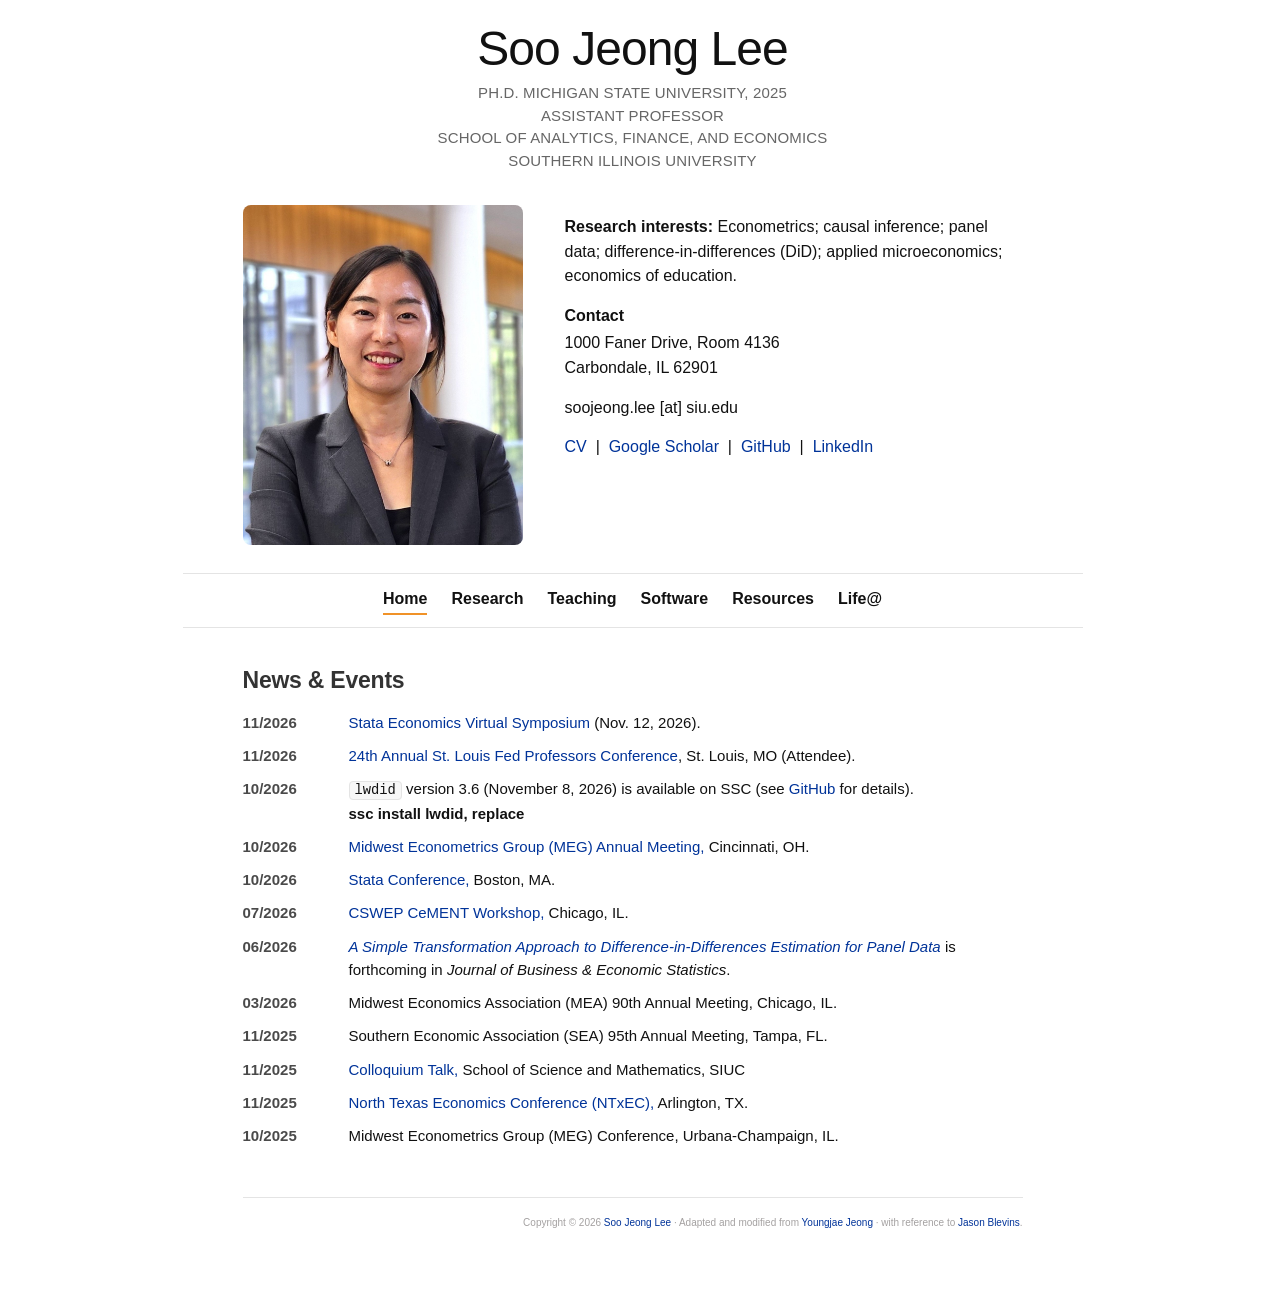
<file: index.html>
<!DOCTYPE html>
<html lang="en">

<head>
  <meta charset="utf-8">
  <meta name="viewport" content="width=device-width, initial-scale=1">
  <title>Soo Jeong Lee</title>
  <meta name="description" content="Soo Jeong Lee's academic website">
  <link href="css/styles.css" rel="stylesheet" type="text/css">
</head>

<body>
  <main class="page">
    <header class="masthead">
      <h1>Soo Jeong Lee</h1>
      <p>PH.D. MICHIGAN STATE UNIVERSITY, 2025</p>
      <p>ASSISTANT PROFESSOR</p>
      <p>SCHOOL OF ANALYTICS, FINANCE, AND ECONOMICS</p>
      <p>SOUTHERN ILLINOIS UNIVERSITY</p>
    </header>

    <section class="profile-row" aria-label="Profile and contact information">
      <div class="photo-block">
        <img class="profile-photo" src="images/soo_profile.jpg" alt="Soo Jeong Lee">
      </div>

      <div class="profile-text">
        <p>
          <strong>Research interests:</strong> Econometrics; causal inference; panel data; 
          difference-in-differences (DiD); applied microeconomics; economics of education.
        </p>

        <p class="contact-heading"><strong>Contact</strong></p>
        <p>
          1000 Faner Drive, Room 4136<br>
          Carbondale, IL 62901
        </p>
        <p>soojeong.lee [at] siu.edu</p>
        <p>
         <a href="data/CV_Soo.pdf" target="_blank" rel="noopener">CV</a>
          &nbsp;|&nbsp;
          <a href="https://scholar.google.com/citations?user=CK-6tKoAAAAJ&amp;hl=en" target="_blank" rel="noopener">Google Scholar</a>
          &nbsp;|&nbsp;
          <a href="https://github.com/Soo-econ" target="_blank" rel="noopener">GitHub</a>
          &nbsp;|&nbsp;
          <a href="https://www.linkedin.com/in/soolee-siu/" target="_blank" rel="noopener">LinkedIn</a>

        </p>
      </div>
    </section>

    <nav class="section-nav" aria-label="Main navigation">
      <a class="section-link active" href="#home" data-section="home">Home</a>
      <a class="section-link" href="#research" data-section="research">Research</a>
      <a class="section-link" href="#teaching" data-section="teaching">Teaching</a>
      <a class="section-link" href="#software" data-section="software">Software</a>
      <a class="section-link" href="#resources" data-section="resources">Resources</a>
      <a class="section-link" href="#life" data-section="life">Life@</a>
    </nav>

    <!-- Home -->
    <section class="content-section active-section news" id="home">
      <h2>News & Events </h2>

    <div id="events-container">     

    </div>

     <footer class="site-footer">
  <p>
    Copyright &copy; 2026
    <a href="https://soo-econ.github.io/" target="_blank" rel="noopener">Soo Jeong Lee</a>
    &middot;
    Adapted and modified from
    <a href="https://yjaejeong.github.io/" target="_blank" rel="noopener">Youngjae Jeong</a> &middot;
    with reference to
    <a href="https://jblevins.org/" target="_blank" rel="noopener">Jason Blevins</a>.
  </p>
</footer>
    </section>

    <!-- Research -->
    <section class="content-section research" id="research">
      <h2>Research</h2>
      <p class="research-links">
          <a href="https://scholar.google.com/citations?user=CK-6tKoAAAAJ&hl=en" target="_blank" rel="noopener">Google Scholar</a>
          &nbsp;|&nbsp;
          <a href="https://github.com/Soo-econ" target="_blank" rel="noopener">GitHub</a>
          &nbsp;|&nbsp;
          <a href="https://papers.ssrn.com/sol3/cf_dev/AbsByAuth.cfm?per_id=6031928" target="_blank" rel="noopener">SSRN</a>
          
        </p>

    <div class="research-category">
<h3 class="research-subheading">Publications</h3>
      <ul class="paper-list">
        <li class="paper-item">
          Lee, S. J., &amp; Wooldridge, J. M. (2026).
          A Simple Transformation Approach to Difference-in-Differences Estimation for Panel Data.
          <em>Journal of Business &amp; Economic Statistics</em>, forthcoming.
          <a href="https://doi.org/10.1080/07350015.2026.2683047" target="_blank" rel="noopener">
            https://doi.org/10.1080/07350015.2026.2683047
          </a>
        </li>
      </ul>
    </div>

    <div class="research-category">
<h3 class="research-subheading">Working Papers</h3>
      <ul class="paper-list">
        <li class="paper-item">
          <div class="paper-title">
              Simple Approaches to Inference with Difference-in-Differences Estimators with Small Cross-Sectional Sample Sizes 
              <a href="https://ssrn.com/abstract=5325686"
     target="_blank" rel="noopener"
     class="paper-link"> [SSRN]</a>
          </div>

       <p class="coauthors">
        with <a href="https://scholar.google.com/citations?user=faE3_ksAAAAJ&hl=en&oi=sra" target="_blank" rel="noopener">Jeffrey M. Wooldridge.</a>
      </p>
    </li>

        <li class="paper-item">
          <div class="paper-title">
              Rolling Difference-in-Differences Estimation for Small and Large Panels <a href="https://ssrn.com/abstract=6502558"
     target="_blank" rel="noopener"
     class="paper-link"> [SSRN]</a>
          </div>
          <p class="coauthors">with <a href="https://sites.google.com/view/elizabethkayoonhur/home" target="_blank" rel="noopener">Elizabeth Kayoon Hur</a> 
            and <a href="https://scholar.google.com/citations?user=faE3_ksAAAAJ&hl=en&oi=sra" target="_blank" rel="noopener">Jeffrey M. Wooldridge.</a> 
            Conditional acceptance at <i>The Stata Journal</i>.</p>
        </li>

        <li class="paper-item">
<div class="paper-title">
  Rolling Difference-in-Differences with Reversible Treatment Paths and Moderating Effects
  <a href="https://ssrn.com/abstract=6844479"
     target="_blank" rel="noopener"
     class="paper-link"> [SSRN]</a>
</div>
        </li>

<li class="paper-item">
  <div class="paper-title">
    The Impact of US Economic Sanctions on Child Mortality in Cuba
  </div>
  <p class="coauthors">
    with <a href="https://franciscorodriguez.net/" target="_blank" rel="noopener">Francisco Rodríguez</a>, 
    <a href="https://www.luc.edu/philosophy/ftfacultyprofileaggregatepage/profiles/joygordonjdphd.shtml" target="_blank" rel="noopener">Joy Gordon</a>, and 
    <a href="https://scholar.google.com/citations?user=haxQkfgAAAAJ&hl=en&oi=sra" target="_blank" rel="noopener">Tanya L. Zakrison</a>.  
  </p>
</li>
     
<li class="paper-item">
  <div class="paper-title">
    Do Not Blame Fixed Effects Too Soon: Absorption, Measurement Error, and Fixed Effects Levels in Accounting Panel Regressions
      </div>
  <p class="coauthors">
    with <a href="https://www.business.pitt.edu/professors/gary-lind/" target="_blank" rel="noopener">Gary Lind</a>, and 
    <a href="https://business.rice.edu/person/k-ramesh" target="_blank" rel="noopener">K. Ramesh</a>.  
  </p>
</li>   

     <li class="paper-item">
  <div class="paper-title"> Tax Filing among Gig Workers: Evidence from a Korean Digital Tax Platform
  </div>
  <p class="coauthors">
    with <a href="https://khandaker-mk.com/" target="_blank" rel="noopener">Mahatab Kabir Khandaker</a>
    and <a href="https://sites.google.com/view/minsoopark" target="_blank" rel="noopener">Minsoo Park.</a>
  </p>
<p class="paper-note">
  <span class="mini-dot">•</span>
  A related study written in Korean is available 
  <a href="https://www.dropbox.com/scl/fi/lj6xovkp5jln5q1i0a7m8/_-_-_KLP2026.pdf?rlkey=00nzcssx7jumjcaryjceosy88&st=ozlvuht1&dl=0"
     target="_blank" rel="noopener"
     class="paper-link">[PDF]</a>
  <br>
  <span class="related-title">
    &nbsp; Title: How Do Online Tax Platforms Improve Consumer Welfare? (온라인 세무 플랫폼은 소비자 후생을 어떻게 개선하는가?)
  </span>
</p>

   <li class="paper-item">
            <div class="paper-title">
              Teacher&ndash;Student Match Effects: Structured Shrinkage over a Matching Surface
            </div>
      <p class="coauthors">with <a href="https://sites.google.com/view/jaehonglim/home" target="_blank" rel="noopener">Jaehong Lim.</a></p>
          </li>

</div>
</li>

      </ul>
    </div>

    <div class="research-category">
      <h3 class="research-subheading">Work in Progress.</h3>
              <ul class="paper-list">
       
         
            <li class="paper-item">
              <div class="paper-title">
                Can Expanding School Options Benefit Students? Evidence from Michigan's Schools of Choice Program
              </div>
              <p class="coauthors">with Tara Kilbride.</p>
            </li>

           

              
        </ul>
      </div>
    </section>

    <!-- Teaching -->
    <section class="content-section teaching" id="teaching">
      <h2>Teaching</h2>
      <p class="institution-name">Southern Illinois University, Carbondale (SIUC)</p>

      <table class="course-table">
        <thead>
          <tr>
            <th>Level</th>
            <th>Course </th>
            <th>Course Name</th>
            <th>Term</th>
            <th>Link</th>
          </tr>
        </thead>
        <tbody>
          <tr>
            <td data-label="Level">Ph.D.</td>
            <td data-label="Course">ECON 567B</td>
            <td data-label="Course Name">Econometrics II</td>
            <td data-label="Term">Fall 2025, Fall 2026</td>
            <td data-label="Link">
            <a href="data/syllabi/econ567b_syllabus.pdf" target="_blank" rel="noopener">[syllabus]</a>
            <a href="https://github.com/Soo-econ/ECON567B-C-SIUC" target="_blank" rel="noopener">[materials]</a>
            </td>
          </tr>
          
          <tr>
            <td data-label="Level">Ph.D.</td>
            <td data-label="Course">ECON 567C</td>
            <td data-label="Course Name">Econometrics III</td>
            <td data-label="Term">Spring 2026, Spring 2027</td>
            <td data-label="Link">&nbsp;</td>
            <!--<td data-label="Link"><a href="data/syllabi/econ567c_syllabus.pdf" target="_blank" rel="noopener">[syllabus]</a></td>-->
          </tr>
          
 <tr>
  <td data-label="Level">Undergrad.</td>
  <td data-label="Course">ECON 241</td>
  <td data-label="Course Name">Introduction to Macroeconomics</td>
  <td data-label="Term">Fall 2026, Spring 2027</td>
  <td data-label="Link">
    <a href="data/syllabi/econ241_syllabus.pdf" target="_blank" rel="noopener">[syllabus]</a>
  </td>
</tr>
        </tbody>
      </table>

<p class="note">
 For a complete record of my teaching experience, please see my <a href="data/CV_Soo.pdf" target="_blank" rel="noopener">CV</a>. 
</p>

</section>

<section class="content-section software" id="software">
  <h2>Software</h2>

  <ol class="software-list">
    <li class="software-item">
<h3>
  <code>lwdid</code>
  <span class="software-title-link">
    &nbsp;|&nbsp;
    <a href="https://github.com/Soo-econ/lwdid" target="_blank" rel="noopener">GitHub repository</a>
  </span>
</h3>
        <p>
         <code>lwdid</code> is a Stata package implementing rolling difference-in-differences estimators for panel data, suitable for both small-N and large-N settings.
        </p>

        <h4>Installation</h4>
<pre><code>ssc install lwdid, replace</code></pre>

        <h4>Stata Module Citation</h4>
        <p class="software-citation">
          Lee, S. J. and Wooldridge, J. M. (2026).
          <code>lwdid</code>: Stata module to implement rolling difference-in-differences estimator
          for small-N and large-N panel data.
          <em>Statistical Software Components</em> S459672, Boston College Department of Economics,
          revised 27 September 2026.
        </p>

        <p class="software-note">
  For detailed syntax, options, and examples, please see
  <a href="https://ssrn.com/abstract=6502558" target="_blank" rel="noopener">
    Rolling Difference-in-Differences Estimation for Small and Large Panels</a> (with Elizabeth Kayoon Hur and Jeffrey M. Wooldridge).
        </p>
      </li>
  </ol>
</section>


<section class="content-section notes" id="resources">
  <h2>Resources</h2>
  <p class="note">
    A collection of useful resources for econometrics, causal inference, and Stata programming.
  </p>

  <div class="research-category">
    <h3 class="research-subheading">Econometrics / Causal Inference</h3>
    <ul class="paper-list">

  <li class="paper-item">
    <div class="paper-title">
      <a href="https://econ.msu.edu/academics/estimate" target="_blank" rel="noopener">
        &Ecirc;stimate at Michigan State University
      </a>
    </div>
    <p class="coauthors">
      An econometrics workshop at MSU covering both basic and advanced econometric techniques.
    </p>
  </li>

<li class="paper-item">
  <div class="paper-title">
    <a href="https://causalml-book.org/" target="_blank" rel="noopener">
      Causal ML Book: Applied Causal Inference Powered by ML and AI
    </a>
  </div>

  <p class="coauthors">
    (Chernozhukov, V., Hansen, C., Kallus, N., Spindler, M., &amp; Syrgkanis, V., 2026).
  </p>

  <p class="coauthors">
    <a href="data/resources/applied-causal-inference-ml-ai-summary.pdf" target="_blank" rel="noopener">
    Summary notes by Soo Jeong Lee 
    </a>: Chapter-by-chapter notes supplemented where useful by related materials and my own lecture notes.
  </p>
</li>

  <li class="paper-item">
    <div class="paper-title">
      <a href="https://friosavila.github.io/playingwithstata/index.html" target="_blank" rel="noopener">
        Playing with Stata
      </a>
    </div>
<p class="coauthors">
  Dr. Rios-Avila's resource page on Stata commands for treatment-effect estimators.
</p>
  </li>

  <li class="paper-item">
    <div class="paper-title">
      <a href="https://www.jonathandroth.com/did-resources/" target="_blank" rel="noopener">
        Difference-in-Differences Resources
      </a>
    </div>
    <p class="coauthors">
      Dr. Roth's blog collecting resources related to difference-in-differences approaches.
    </p>
  </li>
      <li class="paper-item">
        <div class="paper-title">
          <a href="https://bookdown.org/ts_robinson1994/10EconometricTheorems/" target="_blank" rel="noopener">
            Ten Fundamental Econometrics Theorems Highlighted by Jeffrey Wooldridge
          </a>
        </div>
        <p class="coauthors">
          A post by Dr. Robinson providing detailed explanations of ten fundamental econometrics theorems selected by Jeffrey Wooldridge.
        </p>
      </li>



</ul>
  </div>

</section>


<!-- Life -->
<section class="content-section photos" id="life">
  <h2>Life@</h2>
  <p class="note">
    A few moments from campus life, conferences, and academic events.
  </p>

  <figure class="life-card wide">
    <img src="images/life/meg.jpg" alt="Midwest Econometrics Group 2025 at UIUC">
    <figcaption>Midwest Econometrics Group (MEG) 2025 @ UIUC <br>
      Truly onf of my favorite conferences - a must for anyone passionate about econometrics.
    </figcaption>
  </figure>
  

<h3 class="life-subheading">Life@SIUC</h3>
<p class="note">
  Settling into life at SIU and feeling grateful for this new chapter. <br>
  One of my favorite everyday routines is walking around the beautiful 2.2-mile Campus Lake trail 🚶‍♀️🌲.
</p>

<div class="life-grid">

<figure class="life-card">
  <img src="images/life/convocation1.jpeg" alt="Convocation for the Class of 2030">
  <figcaption>Class of 2030 Convocation with CoBA 🎓</figcaption>
</figure>

<figure class="life-card">
  <img src="images/life/convocation2.jpeg" alt="Convocation for the Class of 2030">
    <figcaption> Welcome home, Salukis! 🐾 🎉  </figcaption>

</figure>

  <figure class="life-card">
    <img src="images/life/sooluki.jpg" alt="New chapter at SIU">
    <figcaption> Credit to Ryan</figcaption>
  </figure>

  <figure class="life-card">
    <img src="images/life/siu10.jpg" alt="Campus Lake at SIU">
    <figcaption>Two baby Bambis 🥹 </figcaption>
  </figure>

    <figure class="life-card">
    <img src="images/life/faner.jpg" alt="Faner Hall">
    <figcaption>Faner Hall</figcaption>
  </figure>


  <figure class="life-card">
    <img src="images/life/campus_lake.jpg" alt="Campus Lake at SIU">
    <figcaption>Campus Lake, my favorite spot! </figcaption>
  </figure>


  <figure class="life-card">
    <img src="images/life/siu8.jpg" alt="Last day of EC567B">
    <figcaption>Last week of EC567B </figcaption>
  </figure>

  <figure class="life-card">
    <img src="images/life/siu9.jpg" alt="First group of students at SIU">
    <figcaption>I'll never forget my first students 🥰</figcaption>
  </figure>

    <figure class="life-card">
    <img src="images/life/siu1.jpg" alt="Lake of Egypt">
    <figcaption>The best weekend ever!  @ Lake of Egypt, <br>
      Shawnee National Forest, Anusha's BDay Party</figcaption>
  </figure>

    <figure class="life-card">
    <img src="images/life/siu2.jpg" alt="Shawnee National Forest">
  </figure>

  <figure class="life-card">
    <img src="images/life/siu3.jpg" alt="SIU campus life">
    <figcaption></figcaption>
  </figure>

  <figure class="life-card">
    <img src="images/life/siu4.jpg" alt="SIU campus life">
    <figcaption></figcaption>
  </figure>

    <figure class="life-card">
    <img src="images/life/siu11.jpg" alt="SIU campus life">
    <figcaption></figcaption>
  </figure>

  <figure class="life-card">
    <img src="images/life/siu12.jpg" alt="SIU campus life">
    <figcaption></figcaption>
  </figure>

</div>

  <h3 class="life-subheading">Life@MSU</h3>
  <p class="note">
     Grateful for my MSU years - a place for research, friendship, growth, and countless warm memories.
   
  </p>


<div class="life-grid">
  
  <figure class="life-card">
    <img src="images/life/squirrel.jpg" alt="MSU campus life">
        <figcaption>MSU squirrels- the cutest thing ever! </figcaption>
  </figure>

  <figure class="life-card">
    <img src="images/life/squirrel2.jpg" alt="MSU squirrels">
  </figure>

  <figure class="life-card">
    <img src="images/life/bbq.jpg" alt="Kentucky mutton BBQ crawl">
    <figcaption> Kentucky mutton BBQ crawl 🐏 with Tim, Taeyoon and Mirra = perfect day. Started at Thomason’s Barbecue, but Moonlite Bar-B-Q was our favorite 🔥, 2026  </figcaption>
  </figure>


  <figure class="life-card">
    <img src="images/life/msu6.jpg" alt="Back to Michigan, 2025">
    <figcaption>Back to Michigan, 2025</figcaption>
  </figure>

  <figure class="life-card">
    <img src="images/life/msu7.jpg" alt="Back to Michigan, 2025">
    <figcaption>Back to Michigan, 2025</figcaption>
  </figure>

  <figure class="life-card">
    <img src="images/life/msu15.jpg" alt="Dissertation committee members">
    <figcaption>My amazing dissertation committee members</figcaption>
  </figure>

  <figure class="life-card">
    <img src="images/life/msu9.jpg" alt="MSU memory">
    <figcaption>Commencement 2025 🥳</figcaption>
  </figure>

  <figure class="life-card">
    <img src="images/life/msu10.jpg" alt="MSU memory">
    <figcaption>Commencement 2025 🥳</figcaption>
  </figure>

  <figure class="life-card portrait">
    <img src="images/life/msu11.jpg" alt="With Jeff">
    <figcaption>With Jeff, my advisor</figcaption>
  </figure>

<figure class="life-card portrait">
    <img src="images/life/msu8.jpg" alt="Commencement 2025 with Jeff">
    <figcaption>The biggest supporter throughout my Ph.D. journey 🤓</figcaption>
  </figure>

  <figure class="life-card">
    <img src="images/life/msu16.jpg" alt="Dinner">
    <figcaption>Dinner with metrics professors </figcaption>
  </figure>


    <figure class="life-card">
    <img src="images/life/msu17.jpg" alt="Dinner">
    <figcaption> Brilliant, warm-hearted, and fun. They are the kind of scholars and mentors I aspire to be. </figcaption>
  </figure>

  <figure class="life-card">
    <img src="images/life/msu18.png" alt="Last day of EC820B">
    <figcaption>Commencement 2024 🥳 </figcaption>
  </figure>

  <figure class="life-card">
    <img src="images/life/msu12.jpg" alt="Last day of EC820B">
    <figcaption>Last day of EC820B</figcaption>
  </figure>

  
  <figure class="life-card">
    <img src="images/life/msu5.jpg" alt="SEA 2023 annual meeting in NOLA">
    <figcaption>Afterparty @ SEA 2023 annual meeting, NOLA</figcaption>
  </figure>

  <figure class="life-card">
    <img src="images/life/msu13.jpg" alt="Farewell dinner for Nick">
    <figcaption>Farewell dinner for Nick</figcaption>
  </figure>


  <figure class="life-card">
    <img src="images/life/msu1.jpg" alt="Cohort picture at Fall Welcome Party">
    <figcaption>My Cohort Picture @ Fall Welcome Party</figcaption>
  </figure>

  <figure class="life-card">
    <img src="images/life/msu4.jpg" alt="Share happy moments">
    <figcaption>Share Happy Moments</figcaption>
  </figure>

  <figure class="life-card">
    <img src="images/life/msu3.jpg" alt="Costume contest winner">
    <figcaption>Costume Contest Winner, Gru and Minions! <br> @ Madeleine's Holloween Party </figcaption>
  </figure>

  <figure class="life-card">
    <img src="images/life/msu2.jpg" alt="Friendsgiving 2023">
    <figcaption>Friendsgiving 2023</figcaption>
  </figure>

</div>
</section>

  </main>

  <script>
    function showSection(sectionId, updateHash) {
      const sections = document.querySelectorAll('.content-section');
      const links = document.querySelectorAll('.section-link');

      sections.forEach(function(section) {
        section.classList.remove('active-section');
      });

      links.forEach(function(link) {
        link.classList.remove('active');
      });

      const selectedSection = document.getElementById(sectionId);
      const selectedLink = document.querySelector('.section-link[data-section="' + sectionId + '"]');

      if (selectedSection) {
        selectedSection.classList.add('active-section');
      } else {
        document.getElementById('home').classList.add('active-section');
        sectionId = 'home';
      }

      if (selectedLink) {
        selectedLink.classList.add('active');
      } else {
        document.querySelector('.section-link[data-section="home"]').classList.add('active');
      }

      if (updateHash) {
        history.pushState(null, '', '#' + sectionId);
      }
    }

    document.addEventListener('DOMContentLoaded', function() {
      const links = document.querySelectorAll('.section-link');
      links.forEach(function(link) {
        link.addEventListener('click', function(event) {
          event.preventDefault();
          showSection(link.dataset.section, true);
        });
      });

      const initialSection = window.location.hash.replace('#', '') || 'home';
      showSection(initialSection, false);
    });

    window.addEventListener('popstate', function() {
      const sectionId = window.location.hash.replace('#', '') || 'home';
      showSection(sectionId, false);
    });
  </script>

<script>
document.addEventListener("DOMContentLoaded", function () {
  fetch("./events.html")
    .then(function (response) {
      if (!response.ok) {
        throw new Error("Could not load events.html: " + response.status);
      }
      return response.text();
    })
    .then(function (html) {
      document.getElementById("events-container").innerHTML = html;
    })
    .catch(function (error) {
      console.error(error);
      document.getElementById("events-container").innerHTML =
        "<p style='color:#999;'>Events could not be loaded.</p>";
    });
});
</script>
</body>
</html>
</file>
<file: css/styles.css>
/*
  Academic website for Soo Jeong Lee.
  Template adapted from Youngjae Jeong / Youngjae Min.
  Design also inspired by Jason Blevins.

  Main font: clean system sans-serif.
  Code font: monospace.
*/

:root {
  --text: #111111;
  --muted: #4a4a4a;
  --line: #e4e4e4;
  --link: #003399;
  --accent: #f09228;
  --background: #ffffff;
  --soft-background: #f7f7f7;
  --main-font: -apple-system, BlinkMacSystemFont, "Segoe UI", Roboto, Helvetica, Arial, sans-serif;
  --code-font: Consolas, Monaco, "Courier New", monospace;
}

* {
  box-sizing: border-box;
}

body {
  margin: 0;
  color: var(--text);
  background: var(--background);
  font-family: var(--main-font);
  font-size: 16px;
  font-weight: 400;
  line-height: 1.55;
}

a {
  color: var(--link);
  text-decoration: none;
  font-family: inherit;
}

a:focus,
a:hover {
  color: var(--accent);
  text-decoration: none;
}

.page {
  width: min(900px, calc(100% - 48px));
  margin: 0 auto;
  padding: 22px 0 34px;
}

/* Header */

.masthead {
  text-align: center;
  margin: 0 0 34px;
}

.masthead h1 {
  margin: 0 0 8px;
  font-family: var(--main-font);
  font-size: 48px;
  font-weight: 500;
  line-height: 1.12;
  letter-spacing: -0.02em;
}

.masthead p {
  margin: 4px 0;
  color: #666;
  font-family: var(--main-font);
  font-size: 15px;
  font-weight: 400;
  line-height: 1.25;
  letter-spacing: 0.01em;
  text-transform: uppercase;
}

/* Profile */

.profile-row {
  display: grid;
  grid-template-columns: 280px minmax(0, 1fr);
  gap: 42px;
  align-items: start;
  max-width: 780px;
  margin: 0 auto 28px;
}

.photo-block {
  text-align: center;
}

.profile-photo {
  width: 280px;
  height: 340px;
  object-fit: cover;
  object-position: center center;
  border-radius: 8px;
  display: block;
}


.profile-text {
  padding-top: 10px;
  font-family: var(--main-font);
  font-size: 16px;
  line-height: 1.55;
}

.profile-text p {
  margin: 0 0 15px;
}

.contact-heading {
  margin-bottom: 2px !important;
}

/* Navigation */

.section-nav {
  display: flex;
  justify-content: center;
  gap: 24px;
  margin: 22px 0 38px;
  padding: 12px 0;
  border-top: 1px solid var(--line);
  border-bottom: 1px solid var(--line);
  font-family: var(--main-font);
  font-size: 16px;
  font-weight: 600;
  line-height: 1.2;
}

.section-nav a {
  color: var(--text);
  padding: 3px 0 5px;
  font-family: inherit;
}

.section-nav a:hover,
.section-nav a.active {
  color: var(--text);
  border-bottom: 2px solid var(--accent);
}

/* Sections */

.content-section {
  display: none;
  max-width: 780px;
  margin: 0 auto 40px;
  font-family: var(--main-font);
}

.content-section.active-section {
  display: block;
}

h2 {
  margin: 0 0 16px;
  color: var(--text);
  font-family: var(--main-font);
  font-size: 23px;
  font-weight: 650;
  line-height: 1.25;
  letter-spacing: -0.01em;
}

h3 {
  margin: 0 0 4px;
  color: var(--text);
  font-family: var(--main-font);
  font-size: 19px;
  font-weight: 650;
  line-height: 1.35;
}

h4 {
  margin: 18px 0 4px;
  color: var(--text);
  font-family: var(--main-font);
  font-size: 17px;
  font-weight: 650;
  line-height: 1.35;
}

p {
  margin: 0 0 15px;
}

ul {
  margin-top: 8px;
}

/* News */

.news-list {
  list-style: none;
  padding: 0;
  margin: 16px 0 0;
  font-size: 15px;
}

.news-list li {
  display: grid;
  grid-template-columns: 90px 1fr;
  column-gap: 16px;
  align-items: start;
  margin: 10px 0;
  line-height: 1.55;
}

.news-list .date {
  color: var(--muted);
  font-weight: 600;
  white-space: nowrap;
}

.news-text {
  min-width: 0;
}

.tag-upcoming {
  display: inline-block;
  margin-right: 8px;
  padding: 1px 6px;
  border: 1px solid var(--accent);
  border-radius: 4px;
  color: var(--accent);
  font-size: 0.78em;
  font-weight: 600;
  text-transform: uppercase;
  letter-spacing: 0.02em;
}

/* Research */

.research-links {
  margin-top: -4px;
  margin-bottom: 24px;
}

.research-category {
  margin-top: 28px;
}

.research-subheading {
  font-size: 20px;
  margin-top: 24px;
  margin-bottom: 10px;
  font-weight: 650;
}

.paper-list {
  margin: 10px 0 28px;
  padding-left: 22px;
  list-style-type: square;
}

.paper-item {
  margin: 0 0 16px;
  padding-left: 4px;
}

.paper-title {
  font-weight: 400;
}

.coauthors,
.status,
.note {
  color: var(--muted);
}

.coauthors,
.status,
.paper-links {
  margin: 3px 0;
}

.paper-links {
  margin-top: 8px;
}

.paper-links a {
  margin-right: 8px;
}

/* Teaching */

.institution-name {
  font-weight: 600;
  margin-top: 4px;
  margin-bottom: 12px;
}

.course-table {
  width: 100%;
  border-collapse: collapse;
  margin: 14px 0 28px;
  font-size: 15px;
}

.course-table th {
  text-align: left;
  font-weight: 650;
  border-bottom: 2px solid var(--line);
  padding: 8px 10px;
}

.course-table td {
  border-bottom: 1px solid var(--line);
  padding: 9px 10px;
  vertical-align: top;
}

.course-table a {
  white-space: nowrap;
}

.note {
  font-size: 15px;
}

/* Software */

.software-title-link {
  font-family: var(--main-font);
  font-size: 0.75em;
  font-weight: 400;
}

.software-title-link a {
  font-family: inherit;
  font-weight: 400;
}

.software-list {
  padding-left: 28px;
}

.software-item {
  margin-bottom: 24px;
}

.software-item h3 {
  margin-bottom: 10px;
}

.software p {
  margin-top: 0;
  margin-bottom: 14px;
}

.software h4 {
  margin-top: 18px;
  margin-bottom: 4px;
}

.software h4 + pre {
  margin-top: 0;
}

.software pre {
  display: inline-block;
  margin-top: 0;
  margin-bottom: 6px;
  padding: 6px 10px;
  line-height: 1.3;
  background: var(--soft-background);
  border: 1px solid #ddd;
  border-radius: 6px;
  overflow-x: auto;
  font-size: 14px;
}

.software pre code {
  font-size: 14px;
  padding: 0;
  border: none;
  background: transparent;
}

.software-citation {
  font-size: 0.92em;
  line-height: 1.45;
  margin-top: 0;
  margin-left: 0;
  margin-bottom: 18px;
  padding-left: 14px;
  border-left: 2px solid #ddd;
  color: #444;
}

.software-note {
  font-size: 0.95em;
  color: #555;
  margin-top: 8px;
}



/* Photos / Life@ */

.life-subheading {
  margin-top: 2rem;
  margin-bottom: 0.9rem;
  font-size: 1.2rem;
  font-weight: 600;
  color: #333;
}

.life-grid {
  display: grid;
  grid-template-columns: repeat(auto-fit, minmax(260px, 1fr));
  column-gap: 0.5rem;  
  row-gap: 1rem;    
  margin-top: 1rem;
  margin-bottom: 2rem;
}

.life-card {
  margin: 0;
}

.life-card img {
  width: 100%;
  height: 240px;
  object-fit: cover;
  object-position: center;
  border-radius: 1PX;
  display: block;
}

.life-card figcaption {
  margin-top: 0.45rem;
  font-size: 0.9rem;
  color: #555;
  line-height: 1.4;
  text-align: center;
}

/* Mobile */
@media (max-width: 700px) {
  .life-grid {
    columns: 2 150px;
    column-gap: 8px;
  }

  .life-card {
    margin-bottom: 10px;
  }

  .life-card figcaption {
    font-size: 12.5px;
  }
}

/* Vertical photos: same format, just shown larger/longer */
.life-card.tall img {
  width: 100%;
  height: auto;
  max-height: none;
  object-fit: contain;
}

/* Make selected vertical photos the same height */
.life-card.portrait img {
  width: 100%;
  aspect-ratio: 2 / 3;
  height: auto;
  object-fit: cover;
  object-position: center top;
}

.life-card.wide {
  grid-column: 1 / -1;
}

.life-card.wide img {
  width: 100%;
  height: auto;
  object-fit: contain;
}

/* Code */

code {
  padding: 1px 5px;
  border: 1px solid var(--line);
  border-radius: 4px;
  background: var(--soft-background);
  font-family: var(--code-font);
  font-size: 0.92em;
}

pre,
pre code {
  font-family: var(--code-font);
}

pre code {
  padding: 0;
  border: none;
  background: transparent;
  font-size: inherit;
}

/* Footer */

.site-footer {
  max-width: 780px;
  text-align: right;
  margin: 50px auto 0;
  padding-top: 18px;
  border-top: 1px solid var(--line);
  color: #a4a1a1;
  font-family: var(--main-font);
  font-size: 10px;
  line-height: 1.35;
}

.site-footer p,
.site-footer a {
  font-size: inherit;
  line-height: inherit;
}

/* Mobile */

@media only screen and (max-width: 799px) {
  body {
    font-size: 16px;
    line-height: 1.55;
  }

  .page {
    width: min(100% - 34px, 760px);
    padding-top: 20px;
  }

  .masthead {
    margin-bottom: 26px;
  }

  .masthead h1 {
    font-size: 38px;
  }

  .masthead p {
    font-size: 14px;
  }

  .profile-row {
    display: block;
    max-width: 540px;
    margin-bottom: 24px;
  }

  .profile-photo {
    width: min(250px, 85vw);
    height: min(320px, 108.8vw);
    margin-bottom: 22px;
  }

  .profile-text {
    padding-top: 0;
    font-size: 16px;
  }

  .section-nav {
    flex-wrap: wrap;
    gap: 12px 18px;
    margin: 20px 0 32px;
    font-size: 15px;
  }

  .content-section {
    max-width: 100%;
  }

  h2 {
    font-size: 25px;
  }

  h3 {
    font-size: 18px;
  }

  .news-list li {
    display: block;
  }

  .news-list .date,
  .date {
    display: block;
    min-width: 0;
    margin-bottom: 1px;
  }

  .course-table,
  .course-table thead,
  .course-table tbody,
  .course-table th,
  .course-table td,
  .course-table tr {
    display: block;
  }

  .course-table thead {
    display: none;
  }

  .course-table tr {
    border-bottom: 1px solid var(--line);
    padding: 10px 0;
  }

  .course-table td {
    border-bottom: none;
    padding: 4px 0;
  }

  .course-table td::before {
    content: attr(data-label) ": ";
    font-weight: 650;
  }

  .photo-grid {
    grid-template-columns: 1fr;
    gap: 22px;
  }

  .photo-item img {
    height: auto;
  }
}


/* Heading color */

h2,
h3,
h4,
.research-subheading {
  color:  #333333;
}

html {
  overflow-y: scroll;
  scrollbar-gutter: stable;
}

/* Stata */
.install-command {
  display: inline-block;
  margin-top: 6px;
  padding: 3px 8px;
  background: #f5f5f5;
  border: 1px solid #ddd;
  border-radius: 5px;
  font-family: inherit;
  font-size: 0.82em;
  color: #444;
}


/* related work*/

.paper-note {
  margin-top: 0.15rem;
  font-size: 0.9em;
  color: #666;
}

.paper-note-en {
  font-style: italic;
}



/* Draft */

.paper-link {
  margin-left: 0.25rem;
  font-size: 0.92em;
  color: #777;
  text-decoration: none;
}

.paper-link:hover {
  color: #444;
  text-decoration: underline;
}

.paper-note {
  font-size: 0.95rem;
  line-height: 1.45;
}

.related-title {
  font-size: 0.90em;
}

/*Related work or memo*/
.mini-dot {
  font-size: 0.7em;
  color: #999;
  margin-right: 0.35rem;
}
</file>
